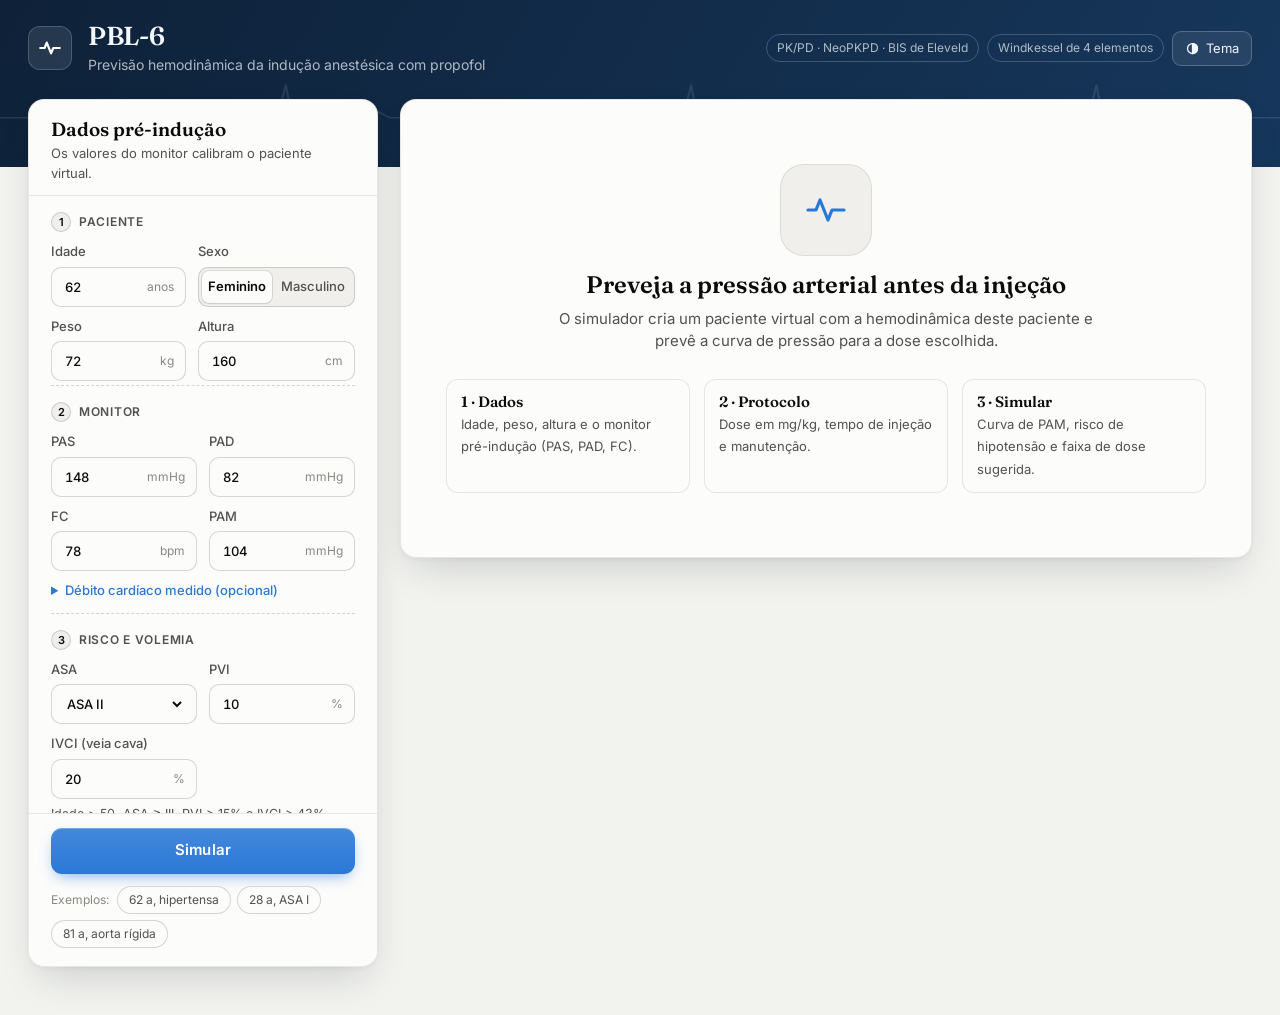
<file: app/index.html>
<!doctype html>
<html lang="pt-BR">
<head>
<meta charset="utf-8">
<meta name="viewport" content="width=device-width, initial-scale=1">
<title>PBL-6° Semestre — Modelagem In Silico para Predição Hemodinâmica da Resposta de Indução Anestésica via Propofol </title>
<link rel="preconnect" href="https://fonts.googleapis.com">
<link rel="preconnect" href="https://fonts.gstatic.com" crossorigin>
<link href="https://fonts.googleapis.com/css2?family=Fraunces:opsz,wght@9..144,500;9..144,600&family=Inter:wght@400;500;600;700&display=swap" rel="stylesheet">
<style>
:root {
  color-scheme: light;
  --f-display: "Fraunces", "Iowan Old Style", Georgia, "Times New Roman", serif;
  --f-ui: "Inter", system-ui, -apple-system, "Segoe UI", Roboto, sans-serif;
  --bg: #f2f3ef; --surface: #fcfcfb; --surface-2: #f0efec; --surface-3: #e7e6e0; --border: rgba(11,11,11,.09);
  --border-2: rgba(11,11,11,.16);
  --ink: #0b0b0b; --ink-2: #52514e; --muted: #898781; --grid: #e6e5df; --axis: #c3c2b7;
  --s1: #2a78d6; --s2: #eb6834; --s3: #1baf7a; --band: rgba(42,120,214,.16);
  --band-pa: rgba(137,135,129,.15);
  --good: #0ca30c; --good-ink: #006300; --warn: #fab219; --warn-ink: #8a5a00; --serious: #ec835a;
  --crit: #d03b3b; --crit-ink: #a12424; --accent: #2a78d6; --accent-ink: #ffffff;
  --good-bg: rgba(12,163,12,.08); --warn-bg: rgba(250,178,25,.13); --crit-bg: rgba(208,59,59,.08);
  --hero: #0e2138; --hero-2: #16375c; --hero-ink: #f3f6fa; --hero-ink-2: rgba(243,246,250,.70);
  --shadow: 0 1px 2px rgba(16,24,40,.04), 0 8px 24px -8px rgba(16,24,40,.10);
  --shadow-lg: 0 2px 4px rgba(16,24,40,.04), 0 18px 40px -12px rgba(16,24,40,.18);
}
@media (prefers-color-scheme: dark) {
  :root:not([data-theme="light"]) {
    color-scheme: dark;
    --bg: #0d0d0d; --surface: #1a1a19; --surface-2: #232321; --surface-3: #2c2c2a; --border: rgba(255,255,255,.09);
    --border-2: rgba(255,255,255,.16);
    --ink: #f0efec; --ink-2: #c3c2b7; --muted: #898781; --grid: #2c2c2a; --axis: #45453f;
    --s1: #3987e5; --s2: #d95926; --s3: #199e70; --band: rgba(57,135,229,.22);
    --band-pa: rgba(195,194,183,.10);
    --good-ink: #2fbf2f; --warn-ink: #fab219; --crit-ink: #e66767; --accent: #3987e5;
    --good-bg: rgba(12,163,12,.13); --warn-bg: rgba(250,178,25,.11); --crit-bg: rgba(208,59,59,.15);
    --hero: #0a1626; --hero-2: #10263f;
    --shadow: none; --shadow-lg: none;
  }
}
:root[data-theme="dark"] {
  color-scheme: dark;
  --bg: #0d0d0d; --surface: #1a1a19; --surface-2: #232321; --surface-3: #2c2c2a; --border: rgba(255,255,255,.09);
  --border-2: rgba(255,255,255,.16);
  --ink: #f0efec; --ink-2: #c3c2b7; --muted: #898781; --grid: #2c2c2a; --axis: #45453f;
  --s1: #3987e5; --s2: #d95926; --s3: #199e70; --band: rgba(57,135,229,.22);
  --band-pa: rgba(195,194,183,.10);
  --good-ink: #2fbf2f; --warn-ink: #fab219; --crit-ink: #e66767; --accent: #3987e5;
  --good-bg: rgba(12,163,12,.13); --warn-bg: rgba(250,178,25,.11); --crit-bg: rgba(208,59,59,.15);
  --hero: #0a1626; --hero-2: #10263f;
  --shadow: none; --shadow-lg: none;
}
* { box-sizing: border-box; }
html, body { margin: 0; background: var(--bg); color: var(--ink);
  font: 15px/1.5 var(--f-ui); -webkit-font-smoothing: antialiased; }
button, input, select { font: inherit; color: inherit; }
.num { font-variant-numeric: tabular-nums; }

/* ---------------------------------------------------------------- cabeçalho */
.hero { position: relative; overflow: hidden; color: var(--hero-ink);
  background: linear-gradient(120deg, var(--hero) 0%, var(--hero-2) 100%); padding: 22px 28px 92px; }
.hero .ecg { position: absolute; inset: auto 0 22px 0; width: 100%; height: 70px; opacity: .10; pointer-events: none; }
.hero-in { position: relative; max-width: 1480px; margin: 0 auto; display: flex; align-items: center; gap: 16px; flex-wrap: wrap; }
.logo { width: 44px; height: 44px; border-radius: 12px; display: grid; place-items: center; flex: none;
  background: rgba(255,255,255,.10); border: 1px solid rgba(255,255,255,.18); }
.logo svg { width: 26px; height: 26px; }
.hero-in > div:nth-child(2) { flex: 1 1 260px; min-width: 0; }
.hero h1 { font: 600 26px/1.1 var(--f-display); margin: 0; letter-spacing: -.01em; }
.hero .sub { font-size: 14px; color: var(--hero-ink-2); margin-top: 3px; }
.hero .tags { display: flex; gap: 8px; flex-wrap: wrap; margin-left: auto; align-items: center; }
.tag { font-size: 12px; color: var(--hero-ink-2); border: 1px solid rgba(255,255,255,.20); padding: 4px 10px;
  border-radius: 999px; white-space: nowrap; }
.hero .icon-btn { background: rgba(255,255,255,.08); border-color: rgba(255,255,255,.22); color: var(--hero-ink); }
.hero .icon-btn:hover { background: rgba(255,255,255,.16); }
.icon-btn { border: 1px solid var(--border-2); background: var(--surface); border-radius: 9px; padding: 7px 12px;
  cursor: pointer; color: var(--ink-2); font-size: 13px; display: inline-flex; align-items: center; gap: 6px; }
.icon-btn:hover { background: var(--surface-2); }
.icon-btn svg { width: 15px; height: 15px; }

/* ---------------------------------------------------------------- layout */
.layout { display: grid; grid-template-columns: 350px minmax(0, 1fr); gap: 22px; padding: 0 28px 48px;
  max-width: 1536px; margin: -68px auto 0; position: relative; }
@media (max-width: 1020px) { .layout { grid-template-columns: 1fr; padding: 0 16px 32px; }
  .hero { padding: 18px 16px 84px; } .hero .tags .tag { display: none; } }
.card { background: var(--surface); border: 1px solid var(--border); border-radius: 16px; box-shadow: var(--shadow); }
.card > .hd { padding: 18px 22px 0; display: flex; align-items: baseline; gap: 12px; flex-wrap: wrap; }
.card > .hd .idx { font: 600 12px/1 var(--f-ui); color: var(--muted); letter-spacing: .08em; }
.card > .hd h2 { font: 600 18px/1.25 var(--f-display); margin: 0; letter-spacing: -.005em; }
.card > .hd .hint { font-size: 13px; color: var(--ink-2); }
.card > .bd { padding: 14px 22px 20px; }
.sec-note { font-size: 13px; color: var(--ink-2); margin: -4px 0 10px; }

/* ---------------------------------------------------------------- formulário */
aside.form { position: sticky; top: 16px; align-self: start; box-shadow: var(--shadow-lg); max-height: calc(100vh - 32px);
  display: flex; flex-direction: column; }
aside.form form { display: flex; flex-direction: column; flex: 1; min-height: 0; }
aside.form .form-bd { overflow: auto; flex: 1; min-height: 0; padding: 0 22px 8px; }
@media (max-width: 1020px) { aside.form { position: static; max-height: none; } aside.form .form-bd { overflow: visible; } }
.form-hd { padding: 18px 22px 12px; border-bottom: 1px solid var(--border); }
.form-hd h2 { font: 600 19px/1.2 var(--f-display); margin: 0; }
.form-hd p { margin: 4px 0 0; font-size: 13px; color: var(--ink-2); }
fieldset { border: 0; margin: 0; padding: 16px 0 4px; }
fieldset + fieldset { border-top: 1px dashed var(--border-2); }
legend { display: flex; align-items: center; gap: 8px; font-size: 12px; font-weight: 600; letter-spacing: .06em;
  text-transform: uppercase; color: var(--ink-2); padding: 0; margin-bottom: 10px; float: left; width: 100%; }
legend + * { clear: both; }
legend .n { width: 20px; height: 20px; border-radius: 50%; display: grid; place-items: center; font-size: 11px;
  background: var(--surface-2); border: 1px solid var(--border-2); color: var(--ink); letter-spacing: 0; }
.grid2 { display: grid; grid-template-columns: 1fr 1fr; gap: 10px 12px; }
label.f { display: flex; flex-direction: column; gap: 5px; font-size: 13px; color: var(--ink-2); font-weight: 500; }
.inp { display: flex; align-items: center; border: 1px solid var(--border-2); border-radius: 10px; background: var(--surface);
  padding: 0 11px; height: 40px; transition: border-color .15s, box-shadow .15s; }
.inp:hover { border-color: var(--axis); }
.inp:focus-within { border-color: var(--accent); box-shadow: 0 0 0 3px color-mix(in srgb, var(--accent) 22%, transparent); }
.inp input, .inp select { border: 0; outline: 0; background: transparent; width: 100%; min-width: 0; height: 38px;
  font-variant-numeric: tabular-nums; font-weight: 500; color: var(--ink); }
.inp .u { color: var(--muted); font-size: 12px; padding-left: 6px; white-space: nowrap; font-weight: 400; }
.seg { display: grid; grid-template-columns: 1fr 1fr; border: 1px solid var(--border-2); border-radius: 10px; overflow: hidden;
  height: 40px; padding: 3px; gap: 3px; background: var(--surface-2); }
.seg button { border: 0; background: transparent; cursor: pointer; color: var(--ink-2); border-radius: 7px; font-size: 13px; }
.seg button[aria-pressed="true"] { background: var(--surface); color: var(--ink); font-weight: 600;
  box-shadow: 0 1px 2px rgba(0,0,0,.08), 0 0 0 1px var(--border); }
.dose-big { display: flex; align-items: baseline; justify-content: space-between; gap: 10px; margin: 2px 0 6px; }
.dose-big .v { font: 600 30px/1 var(--f-display); font-variant-numeric: tabular-nums; }
.dose-big .v small { font: 500 13px var(--f-ui); color: var(--ink-2); margin-left: 4px; }
.dose-big .t { font-size: 13px; color: var(--ink-2); text-align: right; }
.dose-big .t b { color: var(--ink); font-variant-numeric: tabular-nums; }
.dose-row { display: flex; align-items: center; gap: 12px; }
input[type=range] { flex: 1; accent-color: var(--accent); height: 22px; }
.range-scale { display: flex; justify-content: space-between; font-size: 11px; color: var(--muted); margin: -2px 2px 0 2px;
  font-variant-numeric: tabular-nums; }
.dose-total { font-size: 12.5px; color: var(--ink-2); margin-top: 6px; line-height: 1.45; }
details.opt summary { cursor: pointer; font-size: 13px; color: var(--accent); margin: 10px 0 8px; font-weight: 500; }
.form-ft { padding: 14px 22px 18px; border-top: 1px solid var(--border); background: var(--surface); border-radius: 0 0 16px 16px; }
.btn { width: 100%; height: 46px; border: 0; border-radius: 11px; color: var(--accent-ink); font-weight: 600; cursor: pointer;
  font-size: 15px; display: flex; align-items: center; justify-content: center; gap: 8px; letter-spacing: .01em;
  background: linear-gradient(180deg, color-mix(in srgb, var(--accent) 88%, #fff) 0%, var(--accent) 100%);
  box-shadow: 0 1px 0 rgba(255,255,255,.25) inset, 0 6px 16px -6px color-mix(in srgb, var(--accent) 70%, transparent); }
.btn:hover { filter: brightness(1.05); }
.btn:disabled { opacity: .65; cursor: progress; }
.btn svg { width: 17px; height: 17px; }
.chips { display: flex; flex-wrap: wrap; gap: 6px; margin-top: 12px; align-items: center; }
.chips .lb { font-size: 12px; color: var(--muted); margin-right: 2px; }
.chip { border: 1px solid var(--border-2); background: var(--surface); border-radius: 999px; padding: 4px 11px;
  font-size: 12px; cursor: pointer; color: var(--ink-2); }
.chip:hover { background: var(--surface-2); color: var(--ink); }
.err { display: none; margin-top: 10px; padding: 10px 12px; border-radius: 10px; background: var(--crit-bg);
  color: var(--crit-ink); font-size: 13px; }

/* ---------------------------------------------------------------- resultados */
main { display: flex; flex-direction: column; gap: 18px; min-width: 0; }
.empty { padding: 64px 28px; text-align: center; color: var(--ink-2); box-shadow: var(--shadow-lg); }
.empty .ill { width: 92px; height: 92px; margin: 0 auto 8px; border-radius: 24px; display: grid; place-items: center;
  background: var(--surface-2); border: 1px solid var(--border); color: var(--accent); }
.empty .ill svg { width: 48px; height: 48px; }
.empty h2 { color: var(--ink); font: 600 24px/1.25 var(--f-display); margin: 14px 0 8px; }
.empty p { max-width: 560px; margin: 0 auto 8px; }
.steps { display: grid; grid-template-columns: repeat(3, minmax(0, 1fr)); gap: 14px; max-width: 760px; margin: 26px auto 0; text-align: left; }
@media (max-width: 760px) { .steps { grid-template-columns: 1fr; } }
.steps div { border: 1px solid var(--border); border-radius: 12px; padding: 12px 14px; background: var(--surface); }
.steps b { display: block; font: 600 15px var(--f-display); color: var(--ink); margin-bottom: 2px; }
.steps span { font-size: 13px; }

.risk { position: relative; overflow: hidden; padding: 20px 22px 14px 26px; box-shadow: var(--shadow-lg); }
.risk::before { content: ""; position: absolute; left: 0; top: 0; bottom: 0; width: 6px; }
.risk.BAIXO::before { background: var(--good); } .risk.MODERADO::before { background: var(--warn); } .risk.ALTO::before { background: var(--crit); }
.risk.BAIXO { background: linear-gradient(90deg, var(--good-bg), transparent 60%), var(--surface); }
.risk.MODERADO { background: linear-gradient(90deg, var(--warn-bg), transparent 60%), var(--surface); }
.risk.ALTO { background: linear-gradient(90deg, var(--crit-bg), transparent 60%), var(--surface); }
.risk .top { display: flex; gap: 18px; align-items: center; flex-wrap: wrap; }
.risk .ic { width: 52px; height: 52px; border-radius: 50%; display: grid; place-items: center; flex: none; }
.risk.BAIXO .ic { background: var(--good); } .risk.MODERADO .ic { background: var(--warn); } .risk.ALTO .ic { background: var(--crit); }
.risk .ic svg { width: 28px; height: 28px; }
.risk .lbl { font-size: 11.5px; text-transform: uppercase; letter-spacing: .08em; color: var(--ink-2); font-weight: 600; }
.risk .lvl { font: 600 32px/1.05 var(--f-display); letter-spacing: -.01em; }
.risk.BAIXO .lvl { color: var(--good-ink); } .risk.MODERADO .lvl { color: var(--warn-ink); } .risk.ALTO .lvl { color: var(--crit-ink); }
.risk .txt { flex: 1 1 340px; font-size: 15.5px; color: var(--ink); }
.risk .txt small { display: block; color: var(--ink-2); font-size: 13px; margin-top: 4px; }
.meter { margin-top: 10px; }
.meter svg { display: block; width: 100%; overflow: visible; }

.tiles { display: grid; grid-template-columns: repeat(5, minmax(0, 1fr)); gap: 14px; }
@media (max-width: 1250px) { .tiles { grid-template-columns: repeat(3, minmax(0, 1fr)); } }
@media (max-width: 560px) { .tiles { grid-template-columns: repeat(2, minmax(0, 1fr)); } }
.tile { background: var(--surface); border: 1px solid var(--border); border-radius: 14px; padding: 14px 16px 13px; box-shadow: var(--shadow); }
.tile .k { font-size: 11.5px; color: var(--ink-2); text-transform: uppercase; letter-spacing: .06em; font-weight: 600; }
.tile .v { font: 600 clamp(21px, 1.75vw, 27px)/1.15 var(--f-display); white-space: nowrap; margin-top: 6px; font-variant-numeric: tabular-nums; letter-spacing: -.01em; }
.tile .v small { font: 500 13px var(--f-ui); color: var(--ink-2); margin-left: 2px; letter-spacing: 0; }
.tile .s { font-size: 12px; color: var(--muted); margin-top: 3px; line-height: 1.4; }
.loading-dots::after { content: "…"; animation: blink 1s infinite; }
@keyframes blink { 50% { opacity: .2; } }
.legend { display: flex; flex-wrap: wrap; gap: 6px 16px; font-size: 12px; color: var(--ink-2); margin: 0 0 8px; }
.legend span { display: inline-flex; align-items: center; gap: 6px; }
.sw { width: 16px; height: 3px; border-radius: 2px; display: inline-block; }
.sw.box { height: 10px; border-radius: 3px; }
.sw.dash { background: repeating-linear-gradient(90deg, currentColor 0 4px, transparent 4px 7px) !important; height: 2px; }
.chart { position: relative; width: 100%; }
.chart svg { display: block; width: 100%; overflow: visible; }
.tip { position: absolute; pointer-events: none; background: var(--surface); border: 1px solid var(--border-2);
  border-radius: 10px; padding: 9px 11px; font-size: 12px; box-shadow: 0 8px 24px rgba(0,0,0,.14); display: none;
  white-space: nowrap; z-index: 3; font-variant-numeric: tabular-nums; }
.tip b { font-weight: 600; } .tip .row { display: flex; align-items: center; gap: 6px; line-height: 1.6; }
.grid2c { display: grid; grid-template-columns: 1fr 1fr; gap: 18px; }
@media (max-width: 800px) { .grid2c { grid-template-columns: 1fr; } }
table.doses { width: 100%; border-collapse: separate; border-spacing: 0; font-size: 13px; font-variant-numeric: tabular-nums; }
table.doses th { text-align: right; font-weight: 600; color: var(--ink-2); padding: 8px 10px; border-bottom: 1px solid var(--border-2);
  font-size: 11.5px; text-transform: uppercase; letter-spacing: .05em; }
table.doses th:first-child, table.doses td:first-child { text-align: left; }
table.doses td { text-align: right; padding: 8px 10px; border-bottom: 1px solid var(--border); }
table.doses tr.sel td { background: color-mix(in srgb, var(--accent) 9%, transparent); font-weight: 600; }
table.doses tr.sel td:first-child { box-shadow: inset 3px 0 0 var(--accent); }
table.doses tbody tr { cursor: pointer; } table.doses tbody tr:hover td { background: var(--surface-2); }
.tbl-wrap { overflow-x: auto; margin-top: 12px; }
.pill { display: inline-flex; align-items: center; gap: 6px; font-size: 12px; font-weight: 600; padding: 2px 9px 2px 7px;
  border-radius: 999px; }
.pill i { width: 8px; height: 8px; border-radius: 50%; display: inline-block; }
.pill.BAIXO { background: var(--good-bg); color: var(--good-ink); } .pill.BAIXO i { background: var(--good); }
.pill.MODERADO { background: var(--warn-bg); color: var(--warn-ink); } .pill.MODERADO i { background: var(--warn); }
.pill.ALTO { background: var(--crit-bg); color: var(--crit-ink); } .pill.ALTO i { background: var(--crit); }
.window { padding: 12px 14px; border-radius: 12px; background: var(--surface-2); font-size: 14px; margin-bottom: 12px;
  border: 1px solid var(--border); display: flex; gap: 12px; align-items: flex-start; }
.window svg { width: 20px; height: 20px; flex: none; margin-top: 1px; color: var(--ink-2); }
.mech { display: grid; grid-template-columns: repeat(3, minmax(0, 1fr)); gap: 12px; margin-bottom: 12px; }
@media (max-width: 800px) { .mech { grid-template-columns: 1fr; } }
.mech > div { border: 1px solid var(--border); border-radius: 12px; padding: 12px 14px; background: var(--surface); }
.mech .k { font-size: 12.5px; color: var(--ink-2); display: flex; align-items: center; gap: 7px; font-weight: 500; }
.mech .v { font: 600 24px/1.2 var(--f-display); font-variant-numeric: tabular-nums; margin-top: 2px; }
.mech .d { font-size: 12px; color: var(--muted); }
dl.params { display: grid; grid-template-columns: repeat(auto-fill, minmax(240px, 1fr)); gap: 0 22px; margin: 0; font-size: 13px; }
dl.params div { display: flex; justify-content: space-between; gap: 10px; border-bottom: 1px solid var(--border); padding: 8px 0; }
dl.params dt { color: var(--ink-2); } dl.params dd { margin: 0; font-weight: 600; font-variant-numeric: tabular-nums; text-align: right; }
.foot { display: flex; gap: 18px; align-items: flex-start; flex-wrap: wrap; }
.disclaimer { font-size: 12.5px; color: var(--ink-2); line-height: 1.55; margin: 0; flex: 1 1 420px; }
.actions { display: flex; gap: 8px; flex-wrap: wrap; }
.hidden { display: none !important; }
.spin { width: 16px; height: 16px; border: 2px solid rgba(255,255,255,.4); border-top-color: #fff; border-radius: 50%;
  animation: rot .8s linear infinite; }
@keyframes rot { to { transform: rotate(360deg); } }
@media (prefers-reduced-motion: reduce) { .spin, .loading-dots::after { animation: none; } }
@media print {
  .hero { background: none; color: var(--ink); padding: 0 0 12px; } .hero .ecg, .hero .icon-btn, .hero .tags { display: none !important; }
  .hero .sub { color: var(--ink-2); } .logo { display: none; }
  aside.form, .actions, .chips { display: none !important; }
  .layout { grid-template-columns: 1fr; padding: 0; margin: 0; }
  body { background: #fff; } .card, .tile, .risk { box-shadow: none; break-inside: avoid; }
}
</style>
</head>
<body>
<header class="hero">
  <svg class="ecg" viewBox="0 0 1200 90" preserveAspectRatio="none" aria-hidden="true">
    <path d="M0 55 H180 l14 -6 l10 6 H260 l8 -42 l10 72 l9 -30 H340 l14 -8 l12 8 H560 l14 -6 l10 6 H640 l8 -42 l10 72 l9 -30 H720 l14 -8 l12 8 H940 l14 -6 l10 6 H1020 l8 -42 l10 72 l9 -30 H1100 l14 -8 l12 8 H1200"
      fill="none" stroke="#fff" stroke-width="2" stroke-linejoin="round"/></svg>
  <div class="hero-in">
    <div class="logo" aria-hidden="true">
      <svg viewBox="0 0 24 24" fill="none" stroke="#fff" stroke-width="2" stroke-linecap="round" stroke-linejoin="round">
        <path d="M3 12h4l2-5 4 10 2-5h6"/></svg>
    </div>
    <div>
      <h1>PBL-6</h1>
      <div class="sub">Previsão hemodinâmica da indução anestésica com propofol</div>
    </div>
    <div class="tags">
      <span class="tag">PK/PD · NeoPKPD · BIS de Eleveld</span>
      <span class="tag">Windkessel de 4 elementos</span>
      <button class="icon-btn" id="tema" title="Alternar tema claro/escuro" aria-label="Alternar tema claro/escuro">
        <svg viewBox="0 0 24 24" fill="none" stroke="currentColor" stroke-width="2">
          <circle cx="12" cy="12" r="8"/><path d="M12 4a8 8 0 0 1 0 16z" fill="currentColor"/></svg><span class="tema-txt">Tema</span></button>
    </div>
  </div>
</header>

<div class="layout">
  <aside class="form card">
    <div class="form-hd">
      <h2>Dados pré-indução</h2>
      <p>Os valores do monitor calibram o paciente virtual.</p>
    </div>
    <form id="form" autocomplete="off">
      <div class="form-bd">
      <fieldset>
        <legend><span class="n">1</span>Paciente</legend>
        <div class="grid2">
          <label class="f">Idade<div class="inp"><input id="idade" type="number" inputmode="decimal" min="18" max="95" step="1" value="62"><span class="u">anos</span></div></label>
          <label class="f">Sexo<div class="seg" role="group" aria-label="Sexo">
            <button type="button" data-sexo="F" aria-pressed="true">Feminino</button>
            <button type="button" data-sexo="M" aria-pressed="false">Masculino</button></div></label>
          <label class="f">Peso<div class="inp"><input id="peso" type="number" inputmode="decimal" min="35" max="200" step="0.5" value="72"><span class="u">kg</span></div></label>
          <label class="f">Altura<div class="inp"><input id="altura" type="number" inputmode="decimal" min="130" max="215" step="1" value="160"><span class="u">cm</span></div></label>
        </div>
      </fieldset>
      <fieldset>
        <legend><span class="n">2</span>Monitor</legend>
        <div class="grid2">
          <label class="f">PAS<div class="inp"><input id="pas" type="number" inputmode="decimal" min="60" max="250" value="148"><span class="u">mmHg</span></div></label>
          <label class="f">PAD<div class="inp"><input id="pad" type="number" inputmode="decimal" min="30" max="150" value="82"><span class="u">mmHg</span></div></label>
          <label class="f">FC<div class="inp"><input id="fc" type="number" inputmode="decimal" min="35" max="160" value="78"><span class="u">bpm</span></div></label>
          <label class="f">PAM<div class="inp"><input id="pam" type="number" inputmode="decimal" min="40" max="200" value="104"><span class="u">mmHg</span></div></label>
        </div>
        <details class="opt"><summary>Débito cardíaco medido (opcional)</summary>
          <label class="f">DC<div class="inp"><input id="dc" type="number" inputmode="decimal" step="0.1" placeholder="estimado: 3,0 L/min/m² × sup. corporal"><span class="u">L/min</span></div></label>
        </details>
      </fieldset>
      <fieldset>
        <legend><span class="n">3</span>Risco e volemia</legend>
        <div class="grid2">
          <label class="f">ASA<div class="inp"><select id="asa">
            <option value="1">ASA I</option><option value="2" selected>ASA II</option><option value="3">ASA III</option>
            <option value="4">ASA IV</option><option value="5">ASA V</option></select></div></label>
          <label class="f">PVI<div class="inp"><input id="pvi" type="number" inputmode="decimal" min="0" max="60" value="10"><span class="u">%</span></div></label>
          <label class="f">IVCI (veia cava)<div class="inp"><input id="ivci" type="number" inputmode="decimal" min="0" max="100" value="20"><span class="u">%</span></div></label>
        </div>
        <div class="dose-total">Idade &gt; 50, ASA ≥ III, PVI &gt; 15% e IVCI &gt; 43% aumentam a sensibilidade ao propofol.</div>
      </fieldset>
      <fieldset>
        <legend><span class="n">4</span>Protocolo de indução</legend>
        <div class="dose-big"><div class="v" id="doseBig"></div><div class="t" id="doseTotal"></div></div>
        <div class="dose-row">
          <input id="doseR" type="range" min="0.5" max="3" step="0.05" value="1.5" aria-label="Dose em mg/kg">
          <div class="inp" style="width:112px"><input id="dose" type="number" step="0.05" min="0.25" max="4" value="1.5" aria-label="Dose (mg/kg)"><span class="u">mg/kg</span></div>
        </div>
        <div class="range-scale" style="margin-right:124px"><span>0,5</span><span>1,0</span><span>1,5</span><span>2,0</span><span>2,5</span><span>3,0</span></div>
        <div class="grid2" style="margin-top:12px">
          <label class="f">Tempo de injeção<div class="inp"><select id="dur">
            <option value="10">10 s</option><option value="20">20 s</option><option value="30" selected>30 s</option>
            <option value="60">1 min</option><option value="120">2 min</option></select></div></label>
          <label class="f">Manutenção<div class="inp"><input id="manut" type="number" min="0" max="300" step="10" value="100"><span class="u">µg/kg/min</span></div></label>
        </div>
        <label class="f" style="margin-top:10px">Modelo farmacocinético<div class="inp"><select id="modelo">
          <option value="schnider" selected>Schnider</option><option value="marsh">Marsh</option><option value="eleveld">Eleveld</option></select></div></label>
      </fieldset>
      </div>
      <div class="form-ft">
        <button class="btn" id="btn" type="submit"><span id="btnTxt">Simular</span></button>
        <div class="err" id="err" role="alert"></div>
        <div class="chips" aria-label="Exemplos">
          <span class="lb">Exemplos:</span>
          <button type="button" class="chip" data-ex="0">62 a, hipertensa</button>
          <button type="button" class="chip" data-ex="1">28 a, ASA I</button>
          <button type="button" class="chip" data-ex="2">81 a, aorta rígida</button>
        </div>
      </div>
    </form>
  </aside>

  <main id="main">
    <section class="card empty" id="vazio">
      <div class="ill"><svg viewBox="0 0 24 24" fill="none" stroke="currentColor" stroke-width="1.6" stroke-linecap="round" stroke-linejoin="round"><path d="M3 12h4l2-5 4 10 2-5h6"/></svg></div>
      <h2>Preveja a pressão arterial antes da injeção</h2>
      <p>O simulador cria um paciente virtual com a hemodinâmica deste paciente e prevê a curva de pressão
        para a dose escolhida.</p>
      <div class="steps">
        <div><b>1 · Dados</b><span>Idade, peso, altura e o monitor pré-indução (PAS, PAD, FC).</span></div>
        <div><b>2 · Protocolo</b><span>Dose em mg/kg, tempo de injeção e manutenção.</span></div>
        <div><b>3 · Simular</b><span>Curva de PAM, risco de hipotensão e faixa de dose sugerida.</span></div>
      </div>
    </section>

    <div id="res" class="hidden" style="display:flex;flex-direction:column;gap:18px">
      <section class="card risk" id="risk">
        <div class="top">
          <div class="ic" id="riskIc"></div>
          <div>
            <div class="lbl">Risco previsto de hipotensão</div>
            <div class="lvl" id="riskLvl"></div>
          </div>
          <div class="txt" id="riskTxt"></div>
        </div>
        <div class="meter" id="meter" aria-label="Régua da PAM: basal, mínima prevista e faixas de 55 e 65 mmHg"></div>
      </section>

      <div class="tiles">
        <div class="tile"><div class="k">PAM basal → mínima</div><div class="v" id="tNadir"></div><div class="s" id="tNadirS"></div></div>
        <div class="tile"><div class="k">Tempo com PAM &lt; 65</div><div class="v" id="t65"></div><div class="s" id="t65S"></div></div>
        <div class="tile"><div class="k">Queda da PAM</div><div class="v" id="tQueda"></div><div class="s" id="tQuedaS"></div></div>
        <div class="tile"><div class="k">Tempo com PAM &lt; 55</div><div class="v" id="t55"></div><div class="s">limiar associado a lesão renal e miocárdica</div></div>
        <div class="tile"><div class="k">Hipnose (BIS &lt; 60)</div><div class="v" id="tBis"></div><div class="s" id="tBisS"></div></div>
      </div>

      <section class="card">
        <div class="hd"><span class="idx">01</span><h2>Pressão arterial prevista</h2><span class="hint">20 minutos após o início do bolus · passe o mouse para ver os valores</span></div>
        <div class="bd">
          <div class="legend" id="legPA"></div>
          <div class="chart" id="chPA"></div>
        </div>
      </section>

      <div class="grid2c">
        <section class="card"><div class="hd"><span class="idx">02</span><h2>Frequência cardíaca</h2><span class="hint">bpm</span></div><div class="bd"><div class="chart" id="chFC"></div></div></section>
        <section class="card"><div class="hd"><span class="idx">03</span><h2>Débito cardíaco</h2><span class="hint">L/min</span></div><div class="bd"><div class="chart" id="chDC"></div></div></section>
        <section class="card"><div class="hd"><span class="idx">04</span><h2>Profundidade anestésica (BIS)</h2><span class="hint">Eleveld 2018 completo (PK, ke0 e atraso) · faixa-alvo 40–60</span></div><div class="bd"><div class="chart" id="chBIS"></div></div></section>
        <section class="card"><div class="hd"><span class="idx">05</span><h2>Concentração de propofol</h2><span class="hint">µg/ml · modelo PK escolhido · move a hemodinâmica</span></div><div class="bd"><div class="legend" id="legCE"></div><div class="chart" id="chCE"></div></div></section>
      </div>

      <section class="card">
        <div class="hd"><span class="idx">06</span><h2>Comparar doses</h2><span class="hint">mesmo paciente, mesmo tempo de injeção · clique numa linha para simular</span></div>
        <div class="bd">
          <div id="dosesLoad" class="hint loading-dots">Calculando 11 doses</div>
          <div id="dosesOk" class="hidden">
            <div class="window"><svg viewBox="0 0 24 24" fill="none" stroke="currentColor" stroke-width="2" stroke-linecap="round"><circle cx="12" cy="12" r="9"/><path d="M12 8v5M12 16h.01"/></svg><div id="janela"></div></div>
            <div class="legend" id="legDose"></div>
            <div class="chart" id="chDose"></div>
            <div class="tbl-wrap"><table class="doses" id="tabDoses"><thead><tr>
              <th>Dose</th><th>Total</th><th>PAM mínima</th><th>Queda</th><th>PAM&lt;65</th><th>PAM&lt;55</th><th>BIS mín.</th><th>Risco</th>
            </tr></thead><tbody></tbody></table></div>
          </div>
        </div>
      </section>

      <section class="card">
        <div class="hd"><span class="idx">07</span><h2>Por que a pressão cai?</h2><span class="hint">os três efeitos do propofol no modelo (Emax sigmoide sobre Rp, VS e FC)</span></div>
        <div class="bd">
          <div class="mech" id="mech"></div>
          <div class="legend" id="legMec"></div>
          <div class="chart" id="chMec"></div>
        </div>
      </section>

      <section class="card">
        <div class="hd"><span class="idx">08</span><h2>Paciente virtual</h2><span class="hint">parâmetros calibrados com os dados pré-indução</span></div>
        <div class="bd"><dl class="params" id="params"></dl></div>
      </section>

      <section class="card">
        <div class="bd foot" style="padding-top:18px">
          <p class="disclaimer"><b>Uso educacional e de pesquisa.</b> PK do propofol pelo NeoPKPD (Schnider, Marsh ou
            Eleveld) acoplada a um Windkessel de 4 elementos (windkessel-id, Stergiopulos 1999), seguindo o modelo
            PropofolPBL do grupo; BIS pelo modelo de Eleveld 2018 completo. Os parâmetros do efeito hemodinâmico e da
            sensibilidade são ilustrativos e ainda não foram ajustados nem validados com dados de pacientes (ver
            docs/validacao.md); o modelo não considera opioides, laringoscopia, fluidos ou vasopressores. A decisão clínica
            é sempre do anestesiologista.</p>
          <div class="actions">
            <button class="icon-btn" id="print"><svg viewBox="0 0 24 24" fill="none" stroke="currentColor" stroke-width="2" stroke-linejoin="round"><path d="M6 9V3h12v6M6 18H4v-7h16v7h-2M7 14h10v7H7z"/></svg>Imprimir / salvar PDF</button>
            <button class="icon-btn" id="csv"><svg viewBox="0 0 24 24" fill="none" stroke="currentColor" stroke-width="2" stroke-linecap="round" stroke-linejoin="round"><path d="M12 3v12M7 10l5 5 5-5M4 20h16"/></svg>Baixar curva (CSV)</button>
          </div>
        </div>
      </section>
    </div>
  </main>
</div>

<script>
"use strict";
const $ = id => document.getElementById(id);
const fmt = (x, d = 0) => x == null ? "—" : Number(x).toLocaleString("pt-BR", { minimumFractionDigits: d, maximumFractionDigits: d });
const css = v => getComputedStyle(document.documentElement).getPropertyValue(v).trim();

// ---------------------------------------------------------------- tema
(function () {
  let t = null; try { t = localStorage.getItem("pbl6-tema"); } catch (e) {}
  if (t) document.documentElement.dataset.theme = t;
  $("tema").onclick = () => {
    const escuro = document.documentElement.dataset.theme === "dark" ||
      (!document.documentElement.dataset.theme && matchMedia("(prefers-color-scheme: dark)").matches);
    const novo = escuro ? "light" : "dark";
    document.documentElement.dataset.theme = novo;
    try { localStorage.setItem("pbl6-tema", novo); } catch (e) {}
    if (ultimo) renderTudo();
  };
})();

// ---------------------------------------------------------------- formulário
let sexo = "F";
document.querySelectorAll("[data-sexo]").forEach(b => b.onclick = () => {
  sexo = b.dataset.sexo;
  document.querySelectorAll("[data-sexo]").forEach(o => o.setAttribute("aria-pressed", o === b));
});
function setSexo(s) { document.querySelector(`[data-sexo="${s}"]`).click(); }
function atualizaDose() {
  const d = +$("dose").value, p = +$("peso").value;
  $("doseBig").innerHTML = d > 0 ? `${fmt(d, 2)}<small>mg/kg</small>` : "—";
  $("doseTotal").innerHTML = p > 0 && d > 0 ? `total <b>${fmt(d * p)} mg</b><br>para ${fmt(p, 1)} kg` : "";
}
$("doseR").oninput = () => { $("dose").value = $("doseR").value; atualizaDose(); };
$("dose").oninput = () => { $("doseR").value = $("dose").value; atualizaDose(); };
$("peso").oninput = atualizaDose;
atualizaDose();

const EXEMPLOS = [
  { idade: 62, sexo: "F", peso: 72, altura: 160, pas: 148, pad: 82, pam: 104, fc: 78, asa: 2, pvi: 12, ivci: 25, dose: 1.5 },
  { idade: 28, sexo: "M", peso: 80, altura: 180, pas: 124, pad: 72, pam: 89, fc: 74, asa: 1, pvi: 9, ivci: 15, dose: 2.0 },
  { idade: 81, sexo: "M", peso: 64, altura: 168, pas: 168, pad: 76, pam: 107, fc: 64, asa: 3, pvi: 18, ivci: 45, dose: 1.5 },
];
document.querySelectorAll("[data-ex]").forEach(b => b.onclick = () => {
  const e = EXEMPLOS[+b.dataset.ex];
  for (const k of ["idade", "peso", "altura", "pas", "pad", "pam", "fc", "asa", "pvi", "ivci"]) $(k).value = e[k];
  $("dc").value = ""; $("dose").value = $("doseR").value = e.dose;
  setSexo(e.sexo); atualizaDose(); simular();
});

function coletar() {
  const v = id => $(id).value.trim();
  const p = { idade: v("idade"), sexo, peso: v("peso"), altura: v("altura"), pas: v("pas"), pad: v("pad"), pam: v("pam"), fc: v("fc") };
  for (const k in p) if (p[k] === "") throw new Error("Preencha todos os campos do paciente e do monitor (inclusive a PAM).");
  if (v("dc")) p.dc = v("dc");
  for (const k of ["asa", "pvi", "ivci"]) if (v(k)) p[k] = v(k);
  return { paciente: p, protocolo: { dose_mgkg: v("dose"), duracao_bolus_s: v("dur"), manutencao_ugkgmin: v("manut") || 0,
                                     modelo_pk: v("modelo") } };
}

async function post(url, corpo) {
  const r = await fetch(url, { method: "POST", headers: { "Content-Type": "application/json" }, body: JSON.stringify(corpo) });
  const j = await r.json().catch(() => ({ erro: "Resposta inválida do servidor." }));
  if (!r.ok || j.erro) throw new Error(j.erro || "Erro no servidor.");
  return j;
}

// ---------------------------------------------------------------- simulação
let ultimo = null, doses = null, pedido = 0;
$("form").onsubmit = e => { e.preventDefault(); simular(); };

async function simular() {
  const meu = ++pedido;
  $("err").style.display = "none";
  let corpo;
  try { corpo = coletar(); } catch (e) { mostraErro(e.message); return; }
  $("btn").disabled = true;
  $("btnTxt").innerHTML = '<span class="spin" style="display:inline-block;vertical-align:-3px"></span>&nbsp; Calculando…';
  try {
    const r = await post("/api/simular", corpo);
    if (meu !== pedido) return;
    ultimo = r; doses = null; ultimo.corpo = corpo;
    $("vazio").classList.add("hidden"); $("res").classList.remove("hidden");
    $("dosesLoad").classList.remove("hidden"); $("dosesOk").classList.add("hidden");
    renderTudo();
  } catch (e) { if (meu === pedido) mostraErro(e.message); }
  finally { if (meu === pedido) { $("btn").disabled = false; $("btnTxt").textContent = "Simular"; } }
  if (meu !== pedido || !ultimo) return;
  try { const d = await post("/api/doses", corpo); if (meu === pedido) { doses = d; renderDoses(); } } catch (e) {}
}
function mostraErro(m) { $("err").textContent = m; $("err").style.display = "block"; }

// ---------------------------------------------------------------- gráfico SVG
function ticks(a, b, n) {
  const span = b - a || 1, step0 = span / n, mag = Math.pow(10, Math.floor(Math.log10(step0)));
  const step = [1, 2, 2.5, 5, 10].map(m => m * mag).find(s => span / s <= n) || 10 * mag;
  const out = []; for (let v = Math.ceil(a / step) * step; v <= b + 1e-9; v += step) out.push(+v.toFixed(10));
  return out;
}
function nearest(xs, x) {
  let lo = 0, hi = xs.length - 1;
  while (hi - lo > 1) { const m = (lo + hi) >> 1; if (xs[m] < x) lo = m; else hi = m; }
  return Math.abs(xs[lo] - x) <= Math.abs(xs[hi] - x) ? lo : hi;
}
const NS = "http://www.w3.org/2000/svg";
function el(tag, attrs, parent) {
  const e = document.createElementNS(NS, tag);
  for (const k in attrs) e.setAttribute(k, attrs[k]);
  if (parent) parent.appendChild(e); return e;
}
function chart(box, cfg) {
  box.innerHTML = "";
  const W = Math.max(box.clientWidth, 280), H = cfg.h || 220, m = { l: 42, r: 14, t: cfg.yLabel ? 22 : 12, b: 30 };
  const svg = el("svg", { viewBox: `0 0 ${W} ${H}`, height: H, role: "img", "aria-label": cfg.aria || "" }, box);
  const all = [];
  (cfg.series || []).forEach(s => s.y.forEach(v => v != null && all.push(v)));
  (cfg.bands || []).forEach(b => { b.lo.forEach(v => v != null && all.push(v)); b.hi.forEach(v => v != null && all.push(v)); });
  (cfg.hlines || []).forEach(h => all.push(h.y));
  let y0 = cfg.yMin ?? Math.min(...all), y1 = cfg.yMax ?? Math.max(...all);
  if (cfg.yMin == null) y0 -= (y1 - y0) * 0.06; if (cfg.yMax == null) y1 += (y1 - y0) * 0.06;
  if (cfg.zero) y0 = Math.min(0, y0);
  const xs0 = cfg.xMin, xs1 = cfg.xMax;
  const X = v => m.l + (v - xs0) / (xs1 - xs0) * (W - m.l - m.r);
  const Y = v => H - m.b - (v - y0) / (y1 - y0) * (H - m.t - m.b);
  const g = el("g", {}, svg);
  for (const v of ticks(y0, y1, 5)) {
    el("line", { x1: m.l, x2: W - m.r, y1: Y(v), y2: Y(v), stroke: css("--grid"), "stroke-width": 1 }, g);
    el("text", { x: m.l - 6, y: Y(v) + 4, "text-anchor": "end", "font-size": 11, fill: css("--muted") }, g).textContent = fmt(v, cfg.yDec || 0);
  }
  for (const v of ticks(xs0, xs1, 8)) {
    el("text", { x: X(v), y: H - m.b + 16, "text-anchor": "middle", "font-size": 11, fill: css("--muted") }, g).textContent = fmt(v, cfg.xDec || 0);
  }
  el("line", { x1: m.l, x2: W - m.r, y1: H - m.b, y2: H - m.b, stroke: css("--axis") }, g);
  if (cfg.yLabel) el("text", { x: m.l - 6, y: 10, "text-anchor": "end", "font-size": 11, fill: css("--muted") }, g).textContent = cfg.yLabel;
  (cfg.vlines || []).forEach(v => {
    el("line", { x1: X(v.x), x2: X(v.x), y1: m.t, y2: H - m.b, stroke: css("--axis"), "stroke-width": 1, "stroke-dasharray": "2 3" }, g);
    if (v.label) el("text", { x: X(v.x) + 5, y: m.t + 10, "font-size": 11, fill: css("--muted") }, g).textContent = v.label;
  });
  if (cfg.xLabel) el("text", { x: W - m.r, y: H - 2, "text-anchor": "end", "font-size": 11, fill: css("--ink-2") }, g).textContent = cfg.xLabel;
  (cfg.vbands || []).forEach(v => {
    el("rect", { x: X(v.x0), y: m.t, width: Math.max(X(v.x1) - X(v.x0), 0), height: H - m.t - m.b, fill: v.color, opacity: v.op || .12 }, g);
  });
  (cfg.hbands || []).forEach(v => {
    el("rect", { x: m.l, y: Y(v.y1), width: W - m.l - m.r, height: Y(v.y0) - Y(v.y1), fill: v.color, opacity: v.op || .12 }, g);
  });
  (cfg.bands || []).forEach(b => {
    let d = "", d2 = "";
    b.x.forEach((x, i) => { if (b.hi[i] != null) d += (d ? "L" : "M") + X(x) + "," + Y(b.hi[i]); });
    for (let i = b.x.length - 1; i >= 0; i--) if (b.lo[i] != null) d2 += "L" + X(b.x[i]) + "," + Y(b.lo[i]);
    el("path", { d: d + d2 + "Z", fill: b.color, stroke: "none" }, g);
  });
  (cfg.hlines || []).forEach(h => {
    el("line", { x1: m.l, x2: W - m.r, y1: Y(h.y), y2: Y(h.y), stroke: h.color, "stroke-width": 1.4, "stroke-dasharray": "5 4" }, g);
    if (h.label) el("text", { x: W - m.r - 2, y: Y(h.y) - 4, "text-anchor": "end", "font-size": 11, fill: css("--ink-2") }, g).textContent = h.label;
  });
  const clip = "c" + Math.random().toString(36).slice(2);
  el("rect", { x: m.l, y: m.t - 4, width: W - m.l - m.r, height: H - m.t - m.b + 8 }, el("clipPath", { id: clip }, svg));
  (cfg.series || []).forEach(s => {
    let d = ""; s.x.forEach((x, i) => { if (s.y[i] != null) d += (d && s.y[i - 1] != null ? "L" : "M") + X(x).toFixed(1) + "," + Y(s.y[i]).toFixed(1); });
    el("path", { d, fill: "none", stroke: s.color, "stroke-width": s.w || 2, "stroke-linejoin": "round", "stroke-linecap": "round", "clip-path": `url(#${clip})`,
      ...(s.dash ? { "stroke-dasharray": s.dash } : {}) }, g);
    if (s.marks) s.x.forEach((x, i) => el("circle", { cx: X(x), cy: Y(s.y[i]), r: 4, fill: s.color, stroke: css("--surface"), "stroke-width": 2 }, g));
  });
  (cfg.points || []).forEach(p => {
    el("circle", { cx: X(p.x), cy: Y(p.y), r: p.r || 5.5, fill: p.color, stroke: css("--surface"), "stroke-width": 2.5 }, g);
    if (p.label) {
      const dir = X(p.x) > W * 0.7 ? -1 : 1;
      const t = el("text", { x: X(p.x) + dir * 10, y: Y(p.y) + (p.dy ?? 18), "text-anchor": dir > 0 ? "start" : "end", "font-size": 12,
        "font-weight": 600, fill: css("--ink"), stroke: css("--surface"), "stroke-width": 4, "paint-order": "stroke" }, g);
      t.textContent = p.label;
    }
  });
  // hover: linha vertical + pontos + caixa com os valores
  const cross = el("line", { y1: m.t, y2: H - m.b, stroke: css("--axis"), "stroke-width": 1, visibility: "hidden" }, svg);
  const dots = (cfg.series || []).map(s => el("circle", { r: s.color === "transparent" ? 0 : 4, fill: s.color, stroke: css("--surface"), "stroke-width": 2, visibility: "hidden" }, svg));
  const tip = document.createElement("div"); tip.className = "tip"; box.appendChild(tip);
  const hit = el("rect", { x: m.l, y: 0, width: W - m.l - m.r, height: H, fill: "transparent" }, svg);
  hit.addEventListener("mousemove", ev => {
    const r = svg.getBoundingClientRect(), px = (ev.clientX - r.left) * W / r.width;
    const xv = xs0 + (px - m.l) / (W - m.l - m.r) * (xs1 - xs0);
    let linhas = [], xx = null;
    (cfg.series || []).forEach((s, k) => {
      const i = nearest(s.x, xv); if (s.y[i] == null) return;
      xx = xx ?? s.x[i];
      dots[k].setAttribute("cx", X(s.x[i])); dots[k].setAttribute("cy", Y(s.y[i])); dots[k].setAttribute("visibility", "visible");
      linhas.push(`<div class="row"><span class="sw" style="background:${s.color}"></span>${s.label}: <b>${fmt(s.y[i], s.dec ?? 0)}</b>${s.unit ? " " + s.unit : ""}</div>`);
    });
    (cfg.bands || []).filter(b => b.label).forEach(b => {
      const i = nearest(b.x, xv); if (b.lo[i] == null) return;
      linhas.push(`<div class="row"><span class="sw box" style="background:${b.color}"></span>${b.label}: <b>${fmt(b.lo[i])}–${fmt(b.hi[i])}</b></div>`);
    });
    if (xx == null) return;
    cross.setAttribute("x1", X(xx)); cross.setAttribute("x2", X(xx)); cross.setAttribute("visibility", "visible");
    tip.innerHTML = `<div style="color:var(--ink-2);margin-bottom:4px">${cfg.xTip ? cfg.xTip(xx) : fmt(xx, 1)}</div>` + linhas.join("");
    tip.style.display = "block";
    const bx = X(xx) * r.width / W, tw = tip.offsetWidth;
    tip.style.left = (bx + 14 + tw > r.width ? bx - tw - 14 : bx + 14) + "px";
    tip.style.top = "8px";
  });
  hit.addEventListener("mouseleave", () => { tip.style.display = "none"; cross.setAttribute("visibility", "hidden"); dots.forEach(d => d.setAttribute("visibility", "hidden")); });
  if (cfg.onclick) { hit.style.cursor = "pointer"; hit.addEventListener("click", ev => {
    const r = svg.getBoundingClientRect(), px = (ev.clientX - r.left) * W / r.width;
    cfg.onclick(xs0 + (px - m.l) / (W - m.l - m.r) * (xs1 - xs0)); }); }
}
function legenda(box, itens) {
  box.innerHTML = itens.map(i => `<span><span class="sw ${i.tipo || ""}" style="background:${i.cor};color:${i.cor}"></span>${i.txt}</span>`).join("");
}

// ---------------------------------------------------------------- renderização
const ICONES = {
  BAIXO: '<svg viewBox="0 0 24 24" fill="none" stroke="#fff" stroke-width="3" stroke-linecap="round" stroke-linejoin="round"><path d="M5 12l5 5 9-10"/></svg>',
  MODERADO: '<svg viewBox="0 0 24 24" fill="none" stroke="#fff" stroke-width="3" stroke-linecap="round"><path d="M12 6v8M12 18h.01"/></svg>',
  ALTO: '<svg viewBox="0 0 24 24" fill="none" stroke="#fff" stroke-width="3" stroke-linecap="round"><path d="M12 6v8M12 18h.01"/></svg>',
};
const minTip = x => `${fmt(x, 1)} min após o bolus`;

// régua da PAM: faixas < 55, 55–65 e ≥ 65 mmHg com a PAM basal e a mínima prevista
function meter(box, mt) {
  box.innerHTML = "";
  const W = Math.max(box.clientWidth, 280), H = 74, m = { l: 8, r: 8 };
  const lo = 40, hi = Math.max(100, Math.ceil((mt.pam_basal + 6) / 10) * 10);
  const X = v => m.l + (Math.min(Math.max(v, lo), hi) - lo) / (hi - lo) * (W - m.l - m.r);
  const svg = el("svg", { viewBox: `0 0 ${W} ${H}`, height: H, role: "img",
    "aria-label": `PAM basal ${fmt(mt.pam_basal)} e mínima prevista ${fmt(mt.pam_nadir)} mmHg` }, box);
  const yb = 32, hb = 10;
  const clip = "m" + Math.random().toString(36).slice(2);
  el("rect", { x: m.l, y: yb, width: W - m.l - m.r, height: hb, rx: hb / 2 }, el("clipPath", { id: clip }, svg));
  const gz = el("g", { "clip-path": `url(#${clip})` }, svg);
  [[lo, 55, "--crit"], [55, 65, "--serious"], [65, hi, "--good"]].forEach(([a, b, c]) =>
    el("rect", { x: X(a), y: yb, width: X(b) - X(a), height: hb, fill: css(c), opacity: .28 }, gz));
  [55, 65].forEach(v => el("line", { x1: X(v), x2: X(v), y1: yb, y2: yb + hb, stroke: css("--surface"), "stroke-width": 2 }, gz));
  for (let v = lo; v <= hi; v += 10) {
    el("text", { x: X(v), y: yb + hb + 16, "text-anchor": "middle", "font-size": 11, fill: css("--muted") }, svg).textContent = v;
  }
  el("text", { x: X(hi), y: yb + hb + 30, "text-anchor": "end", "font-size": 11, fill: css("--muted") }, svg).textContent = "PAM (mmHg)";
  el("line", { x1: X(mt.pam_nadir), x2: X(mt.pam_basal), y1: yb + hb / 2, y2: yb + hb / 2, stroke: css("--ink"), "stroke-width": 2, opacity: .55 }, svg);
  el("circle", { cx: X(mt.pam_basal), cy: yb + hb / 2, r: 6, fill: css("--surface"), stroke: css("--ink"), "stroke-width": 2 }, svg);
  el("circle", { cx: X(mt.pam_nadir), cy: yb + hb / 2, r: 7, fill: css("--ink"), stroke: css("--surface"), "stroke-width": 2.5 }, svg);
  const lab = (x, txt, anchor) => {
    const t = el("text", { x, y: 12, "text-anchor": anchor, "font-size": 12, fill: css("--ink-2") }, svg);
    t.innerHTML = txt;
    const w = t.getComputedTextLength();
    if (anchor === "end" && x - w < 0) { t.setAttribute("text-anchor", "start"); t.setAttribute("x", 0); }
    if (anchor === "start" && x + w > W) { t.setAttribute("text-anchor", "end"); t.setAttribute("x", W); }
  };
  lab(X(mt.pam_nadir) + 6, `mínima <tspan font-weight="600" fill="${css("--ink")}">${fmt(mt.pam_nadir)}</tspan>`, "end");
  lab(X(mt.pam_basal) - 6, `basal <tspan font-weight="600" fill="${css("--ink")}">${fmt(mt.pam_basal)}</tspan>`, "start");
}

function renderTudo() {
  const r = ultimo, mt = r.metricas, b = r.batimentos, s = r.sinais, v = r.virtual;
  const xmax = Math.max(...b.t);
  // risco
  $("risk").className = "risk " + mt.risco;
  $("riskIc").innerHTML = ICONES[mt.risco];
  $("riskLvl").textContent = mt.risco[0] + mt.risco.slice(1).toLowerCase();
  const dose = r.corpo.protocolo;
  $("riskTxt").innerHTML = `Com <b>${fmt(+dose.dose_mgkg, 2)} mg/kg (${fmt(r.dose_mg)} mg)</b>, a PAM prevista cai de
    <b>${fmt(mt.pam_basal)}</b> para <b>${fmt(mt.pam_nadir)} mmHg</b> em ${fmt(mt.t_nadir, 1)} min (−${fmt(mt.queda_pct)}%).
    <small>${mt.risco === "ALTO" ? "A PAM mínima prevista fica abaixo de 55 mmHg." : mt.risco === "MODERADO"
      ? "A PAM mínima prevista fica entre 55 e 65 mmHg." : "A PAM mínima prevista fica em 65 mmHg ou mais."}</small>`;
  meter($("meter"), mt);
  // blocos
  $("tNadir").innerHTML = `${fmt(mt.pam_basal)} → ${fmt(mt.pam_nadir)} <small>mmHg</small>`;
  $("tNadirS").textContent = `em ${fmt(mt.t_nadir, 1)} min · PA mínima ${fmt(mt.pas_nadir)}/${fmt(mt.pad_nadir)}`;
  $("t65").innerHTML = `${fmt(mt.min_abaixo_65, 1)} <small>min</small>`;
  $("t65S").textContent = "limiar associado a lesão de órgãos";
  $("tQueda").innerHTML = `${fmt(mt.queda_pct)}<small>%</small>`;
  $("tQuedaS").textContent = `da PAM basal, em ${fmt(mt.t_nadir, 1)} min`;
  $("t55").innerHTML = `${fmt(mt.min_abaixo_55, 1)} <small>min</small>`;
  $("tBis").innerHTML = mt.t_hipnose != null ? `${fmt(mt.t_hipnose, 1)} <small>min</small>` : "não atingida";
  $("tBisS").textContent = `BIS mínimo ${fmt(mt.bis_min)} · ${fmt(mt.tempo_hipnose, 1)} min abaixo de 60`;

  // PA
  const S1 = css("--s1"), S2 = css("--s2"), S3 = css("--s3"), S4 = css("--s4");
  const bands = [{ x: b.t, lo: b.pad, hi: b.pas, color: css("--band-pa") }];
  const leg = [{ cor: S1, txt: "PAM prevista" }, { cor: css("--band-pa"), tipo: "box", txt: "PAS–PAD" }];
  leg.push({ cor: css("--serious"), tipo: "dash", txt: "65 mmHg" }, { cor: css("--crit"), tipo: "dash", txt: "55 mmHg" });
  legenda($("legPA"), leg);
  chart($("chPA"), { h: 300, xMin: Math.min(...b.t), xMax: xmax, xLabel: "minutos após o início do bolus", xTip: minTip,
    yMin: Math.min(40, ...b.pad.filter(x => x != null)) - 2, aria: "Curva de pressão arterial prevista",
    bands, series: [{ x: b.t, y: b.pam, color: S1, label: "PAM", unit: "mmHg", w: 2.5 },
                    { x: b.t, y: b.pas, color: "transparent", label: "PAS", unit: "mmHg" },
                    { x: b.t, y: b.pad, color: "transparent", label: "PAD", unit: "mmHg" }],
    hlines: [{ y: 65, color: css("--serious"), label: "65" }, { y: 55, color: css("--crit"), label: "55" }],
    vlines: [{ x: 0, label: "bolus" }], yLabel: "mmHg",
    points: [{ x: mt.t_nadir, y: mt.pam_nadir, color: S1, label: `mínima ${fmt(mt.pam_nadir)} mmHg · ${fmt(mt.t_nadir, 1)} min`, dy: 26 }] });
  chart($("chFC"), { xMin: b.t[0], xMax: xmax, xTip: minTip, vlines: [{ x: 0 }], series: [{ x: b.t, y: b.fc, color: S1, label: "FC", unit: "bpm" }] });
  chart($("chDC"), { xMin: b.t[0], xMax: xmax, xTip: minTip, zero: true, yDec: 1, vlines: [{ x: 0 }], series: [{ x: b.t, y: b.dc, color: S1, label: "DC", unit: "L/min", dec: 2 }] });
  chart($("chBIS"), { xMin: s.t[0], xMax: xmax, xTip: minTip, yMin: 0, yMax: 100, vlines: [{ x: 0 }], hbands: [{ y0: 40, y1: 60, color: css("--muted"), op: .14 }],
    series: [{ x: s.t, y: s.bis, color: S1, label: "BIS" }] });
  const ceMax = Math.max(6, 1.4 * Math.max(...s.ce));
  legenda($("legCE"), [{ cor: S1, txt: "plasma (Cp)" }, { cor: S2, txt: "sítio efetor (Ce)" }]);
  chart($("chCE"), { xMin: s.t[0], xMax: xmax, xTip: minTip, yMin: 0, yMax: ceMax, yDec: 0, vlines: [{ x: 0 }],
    series: [{ x: s.t, y: s.cp.map(c => Math.min(c, ceMax)), color: S1, label: "Cp", unit: "µg/ml", dec: 1 },
             { x: s.t, y: s.ce, color: S2, label: "Ce", unit: "µg/ml", dec: 1 }] });
  // mecanismos
  $("mech").innerHTML = [
    ["Vasodilatação", "resistência periférica (Rp)", mt.rp_nadir_pct, S1],
    ["Depressão miocárdica / pré-carga", "volume sistólico", mt.vs_nadir_pct, S2],
    ["Cronotropismo", "frequência cardíaca", mt.fc_nadir_pct, S3]].map(([t, d, p, c]) =>
    `<div><div class="k"><span class="sw" style="background:${c}"></span>${t}</div><div class="v">${p > 0 ? "+" : ""}${fmt(p)}%</div><div class="d">${d}, no momento da PAM mínima</div></div>`).join("");
  legenda($("legMec"), [{ cor: S1, txt: "resistência periférica" }, { cor: S2, txt: "volume sistólico" }, { cor: S3, txt: "frequência cardíaca" }]);
  chart($("chMec"), { xMin: b.t[0], xMax: xmax, xTip: minTip, xLabel: "minutos após o início do bolus", yLabel: "% do basal", vlines: [{ x: 0 }],
    hlines: [{ y: 0, color: css("--axis") }],
    series: [{ x: b.t, y: b.rp, color: S1, label: "resistência", unit: "%" },
             { x: b.t, y: b.vs, color: S2, label: "volume sistólico", unit: "%" },
             { x: b.t, y: b.fcp, color: S3, label: "FC", unit: "%" }] });
  // paciente virtual
  const P = [["PA do modelo", `${fmt(v.pas)}/${fmt(v.pad)} (PAM ${fmt(v.pam)}) mmHg`],
    ["Débito cardíaco", `${fmt(v.dc, 2)} L/min${v.dc_estimado ? " (estimado)" : ""}`],
    ["Volume sistólico", `${fmt(v.vs)} ml`],
    ["Rp (resistência periférica)", `${fmt(v.rp, 3)} mmHg·s/ml`],
    ["C (complacência arterial)", `${fmt(v.c, 2)} ml/mmHg`],
    ["Rc (impedância característica)", `${fmt(v.rc, 3)} mmHg·s/ml`],
    ["L (inertância)", `${fmt(v.l, 4)} mmHg·s²/ml`],
    ["Constante τ = Rp·C", `${fmt(v.tau, 2)} s`],
    ["Sensibilidade ao propofol (s)", `${fmt(v.s, 2)}×`],
    ["IMC / massa magra", `${fmt(v.imc, 1)} kg/m² / ${fmt(v.lbm, 1)} kg`],
    [`PK ${v.modelo_pk}: CL / V1 / V2 / V3`, `${fmt(v.cl, 2)} / ${fmt(v.v1, 2)} / ${fmt(v.v2, 1)} / ${fmt(v.v3)}`],
    ["ke0 (sítio efetor, hemodinâmica)", `${fmt(v.ke0, 3)} /min`],
    ["BIS (Eleveld): ke0 / atraso", `${fmt(v.ke0_bis, 3)} /min / ${fmt(v.atraso_bis)} s`],
    ["Ce50 do BIS (Eleveld, idade)", `${fmt(v.ce50_bis, 2)} µg/ml`],
    ["Calibração", v.convergiu ? "PAM e pressão de pulso reproduzidas" : "pressão de pulso não atingida — interpretar com cautela"]];
  $("params").innerHTML = P.map(([k, x]) => `<div><dt>${k}</dt><dd>${x}</dd></div>`).join("");
  if (doses) renderDoses();
}

function renderDoses() {
  const d = doses, j = d.janela, atual = +ultimo.corpo.protocolo.dose_mgkg;
  $("dosesLoad").classList.add("hidden"); $("dosesOk").classList.remove("hidden");
  $("janela").innerHTML = j.existe
    ? `<b>Faixa de dose sugerida pelo modelo: ${fmt(j.dose_min, 2)} a ${fmt(j.dose_max, 2)} mg/kg</b>
       (${fmt(j.dose_min * +ultimo.corpo.paciente.peso)}–${fmt(j.dose_max * +ultimo.corpo.paciente.peso)} mg) —
       a menor dose leva o BIS abaixo de 60; a maior mantém a PAM mínima ≥ 65 mmHg.`
    : `<b>Nenhuma dose desta faixa produz hipnose mantendo a PAM ≥ 65 mmHg</b> com este tempo de injeção.
       Considere titular a dose, coindução, otimização volêmica ou vasopressor.`;
  const x = d.doses.map(o => o.dose), S1 = css("--s1");
  legenda($("legDose"), [{ cor: S1, txt: "PAM mínima prevista" }, { cor: css("--good"), tipo: "box", txt: "faixa sugerida" },
    { cor: css("--serious"), tipo: "dash", txt: "65 mmHg" }, { cor: css("--crit"), tipo: "dash", txt: "55 mmHg" }]);
  chart($("chDose"), { h: 220, xMin: x[0], xMax: x[x.length - 1], xDec: 2, xLabel: "dose (mg/kg) · clique para simular",
    xTip: v => `${fmt(v, 2)} mg/kg`, onclick: v => { const dd = Math.round(v * 4) / 4; $("dose").value = $("doseR").value = dd; atualizaDose(); simular(); },
    vbands: j.existe ? [{ x0: j.dose_min, x1: j.dose_max, color: css("--good"), op: .12 }] : [],
    series: [{ x, y: d.doses.map(o => o.pam_nadir), color: S1, label: "PAM mínima", unit: "mmHg", marks: true }],
    points: atual >= x[0] && atual <= x[x.length - 1] ? [{ x: atual, y: ultimo.metricas.pam_nadir, color: css("--ink"), r: 6, label: "dose atual", dy: -12 }] : [],
    yLabel: "mmHg",
    hlines: [{ y: 65, color: css("--serious"), label: "65" }, { y: 55, color: css("--crit"), label: "55" }] });
  const tb = $("tabDoses").querySelector("tbody");
  tb.innerHTML = d.doses.map(o => `<tr data-d="${o.dose}" class="${Math.abs(o.dose - atual) < 1e-6 ? "sel" : ""}">
    <td>${fmt(o.dose, 2)} mg/kg</td><td>${fmt(o.mg)} mg</td><td>${fmt(o.pam_nadir)} mmHg</td><td>${fmt(o.queda_pct)}%</td>
    <td>${fmt(o.min_abaixo_65, 1)} min</td><td>${fmt(o.min_abaixo_55, 1)} min</td><td>${fmt(o.bis_min)}</td>
    <td><span class="pill ${o.risco}"><i></i>${o.risco[0] + o.risco.slice(1).toLowerCase()}</span></td></tr>`).join("");
  tb.querySelectorAll("tr").forEach(tr => tr.onclick = () => {
    $("dose").value = $("doseR").value = tr.dataset.d; atualizaDose(); simular(); window.scrollTo({ top: 0, behavior: "smooth" }); });
}

// ---------------------------------------------------------------- ações
$("print").onclick = () => window.print();
$("csv").onclick = () => {
  const b = ultimo.batimentos;
  let txt = "t_min;PAS;PAD;PAM;FC;DC\n";
  b.t.forEach((t, i) => txt += [t, b.pas[i], b.pad[i], b.pam[i], b.fc[i], b.dc[i]].map(x => String(x).replace(".", ",")).join(";") + "\n");
  const a = document.createElement("a");
  a.href = URL.createObjectURL(new Blob([txt], { type: "text/csv" })); a.download = "curva_prevista.csv"; a.click();
};
// ?exemplo=0|1|2 abre já simulando um exemplo (demonstrações)
const ex = new URLSearchParams(location.search).get("exemplo");
if (ex !== null && EXEMPLOS[+ex]) document.querySelector(`[data-ex="${+ex}"]`).click();
let rt; window.addEventListener("resize", () => { clearTimeout(rt); rt = setTimeout(() => ultimo && renderTudo(), 150); });
</script>
</body>
</html>
</file>
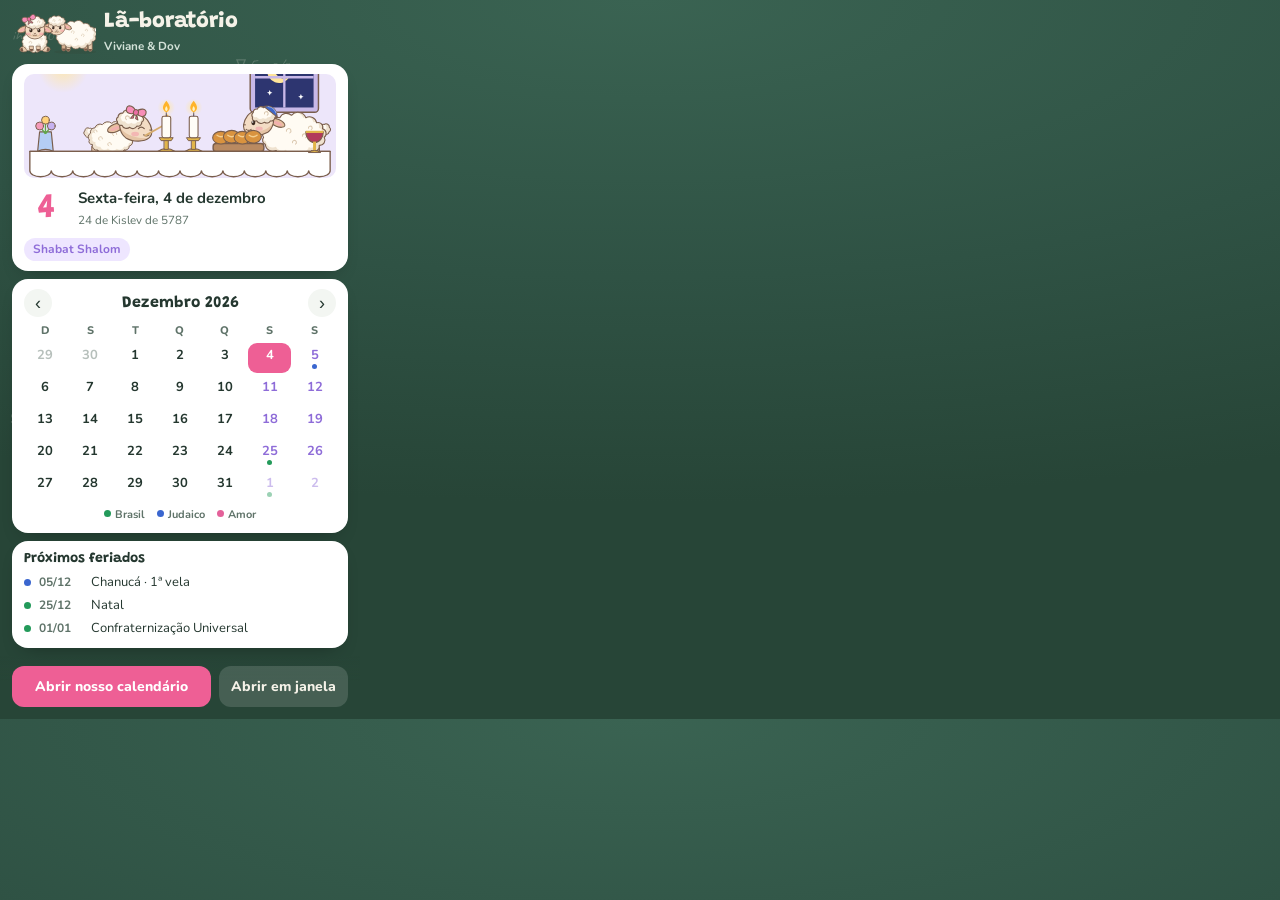
<file: calendario-ovelhas/extensao/popup.html>
<!doctype html>
<html lang="pt-BR">
<head>
<meta charset="utf-8">
<title>Lã-boratório das Ovelhas</title>
<link rel="preconnect" href="https://fonts.googleapis.com">
<link rel="stylesheet" href="https://fonts.googleapis.com/css2?family=Grandstander:wght@600;800&family=Nunito:wght@500;700;800&family=Caveat:wght@600&display=swap">
<link rel="stylesheet" href="popup.css">
</head>
<body>
<svg class="chalk" aria-hidden="true" focusable="false">
  <g fill="#F5F2E8" fill-opacity=".2" font-family="Caveat, cursive" font-size="15">
    <text x="12" y="40">iħ ∂ψ/∂t = Ĥψ</text><text x="236" y="70">∇·E = ρ/ε₀</text>
    <text x="196" y="300" transform="rotate(-6 196 300)">E = mc²</text><text x="10" y="420">∮B·dl = μ₀I</text>
    <text x="232" y="520">e^{iπ} + 1 = 0</text><text x="20" y="610">F = ma</text>
  </g>
</svg>
<main>
  <header class="top">
    <svg id="flock" viewBox="-66 -64 132 70" aria-hidden="true"></svg>
    <div><h1>Lã-boratório</h1><small>Viviane &amp; Dov</small></div>
  </header>

  <section class="card today" aria-live="polite">
    <div id="dayScene"></div>
    <div class="day-head">
      <div class="big" id="dayNum"></div>
      <div><strong id="dayName"></strong><small id="dayHeb"></small></div>
    </div>
    <div id="dayHol" class="chips"></div>
  </section>

  <section class="card month">
    <div class="month-head">
      <button class="nav" id="prev" aria-label="Mês anterior">‹</button>
      <h2 id="monthTitle"></h2>
      <button class="nav" id="next" aria-label="Próximo mês">›</button>
    </div>
    <div class="grid" id="grid" role="grid"></div>
    <div class="legend"><span><i class="br"></i>Brasil</span><span><i class="jew"></i>Judaico</span><span><i class="love"></i>Amor</span></div>
  </section>

  <section class="card soon">
    <h3>Próximos feriados</h3>
    <ul id="soon"></ul>
  </section>

  <div class="actions">
    <button class="primary" id="open">Abrir nosso calendário</button>
    <button class="ghost" id="openWin">Abrir em janela</button>
  </div>
</main>
<script src="core.js"></script>
<script src="popup.js"></script>
</body>
</html>
</file>
<file: calendario-ovelhas/extensao/popup.css>
:root{
  --paper:#2F5244; --board-hi:#3A6352; --board-lo:#274537; --on-board:#F5F2E8; --on-board-soft:#D3E2D8;
  --card:#FFFFFF; --card-2:#F3F6F2; --ink:#24372F; --ink-soft:#5F7369; --line:#E0E8E1;
  --ela:#EE5F95; --ela-soft:#FFE3EE; --juntos:#8E6CD8; --juntos-soft:#EEE6FF;
  --br:#239A5A; --br-soft:#E1F6E8; --jew:#3A66CF; --jew-soft:#E3EBFF; --love:#E4619A; --love-soft:#FFE3EE;
  --f-display:"Grandstander","Baloo 2","Comic Sans MS",system-ui,sans-serif;
  --f-body:"Nunito","Segoe UI",system-ui,-apple-system,sans-serif;
}
@media (prefers-color-scheme: dark){:root:not([data-theme="light"]){
  --paper:#1C3128; --board-hi:#244033; --board-lo:#16271F; --on-board:#EEF2EA; --on-board-soft:#A9C2B4;
  --card:#22302B; --card-2:#2A3A34; --ink:#EEF4EF; --ink-soft:#A8BDB2; --line:#39504A;
  --ela:#FF85B1; --ela-soft:#4A2440; --juntos:#B79CFF; --juntos-soft:#352B5E;
  --br:#5BD18F; --br-soft:#1E3B2E; --jew:#8EAEFF; --jew-soft:#232E55; --love:#FF85B1; --love-soft:#4A2440;
  color-scheme:dark;
}}
:root[data-theme="dark"]{
  --paper:#1C3128; --board-hi:#244033; --board-lo:#16271F; --on-board:#EEF2EA; --on-board-soft:#A9C2B4;
  --card:#22302B; --card-2:#2A3A34; --ink:#EEF4EF; --ink-soft:#A8BDB2; --line:#39504A;
  --ela:#FF85B1; --ela-soft:#4A2440; --juntos:#B79CFF; --juntos-soft:#352B5E;
  --br:#5BD18F; --br-soft:#1E3B2E; --jew:#8EAEFF; --jew-soft:#232E55; --love:#FF85B1; --love-soft:#4A2440;
  color-scheme:dark;
}
*{box-sizing:border-box}
html,body{margin:0}
body{width:360px;min-height:200px;color:var(--ink);font:14px/1.45 var(--f-body);
  background:var(--paper) radial-gradient(120% 70% at 50% 0%,var(--board-hi),var(--paper) 55%,var(--board-lo));}
.chalk{position:fixed;inset:0;width:100%;height:100%;pointer-events:none}
main{position:relative;display:grid;gap:8px;padding:10px 12px 12px}
h1,h2,h3{font-family:var(--f-display);margin:0;line-height:1.15}

.top{display:flex;align-items:center;gap:8px;color:var(--on-board)}
.top svg{width:84px;height:46px;flex:none}
.top h1{font-size:22px;font-weight:800}
.top small{color:var(--on-board-soft);font-weight:700}

.card{background:var(--card);border-radius:16px;padding:10px 12px;box-shadow:0 8px 20px -12px rgba(0,0,0,.45)}
.today #dayScene svg{display:block;width:100%;height:104px;border-radius:10px;margin-bottom:10px}
.day-head{display:flex;align-items:center;gap:10px}
.big{font-family:var(--f-display);font-weight:800;font-size:34px;line-height:1;color:var(--ela);min-width:44px;text-align:center}
.day-head strong{display:block;font-size:15px}
.day-head small{color:var(--ink-soft)}
.chips{display:flex;flex-wrap:wrap;gap:6px;margin-top:8px}
.chips:empty{display:none}
.chip{font-size:12px;font-weight:700;border-radius:999px;padding:3px 9px}
.chip.br,.chip.sp{background:var(--br-soft);color:var(--br)}
.chip.jew{background:var(--jew-soft);color:var(--jew)}
.chip.love{background:var(--love-soft);color:var(--love)}
.chip.shabat{background:var(--juntos-soft);color:var(--juntos)}

.month-head{display:flex;align-items:center;justify-content:space-between;margin-bottom:6px}
.month-head h2{font-size:16px;text-transform:capitalize}
.nav{border:0;background:var(--card-2);color:var(--ink);width:28px;height:28px;border-radius:50%;font-size:18px;line-height:1;cursor:pointer}
.nav:hover{background:var(--line)}
.grid{display:grid;grid-template-columns:repeat(7,1fr);gap:2px;text-align:center}
.dow{font-size:11px;font-weight:800;color:var(--ink-soft);padding-bottom:2px;text-transform:uppercase}
.d{position:relative;border:0;background:none;color:var(--ink);font:700 13px var(--f-body);height:30px;border-radius:9px;cursor:pointer;padding:0 0 6px}
.d:hover{background:var(--card-2)}
.d.out{color:var(--ink-soft);opacity:.45}
.d.fri,.d.sat{color:var(--juntos)}
.d.today{background:var(--ela);color:#fff}
.d.sel:not(.today){outline:2px solid var(--ela);outline-offset:-2px}
.d .dots{position:absolute;left:0;right:0;bottom:4px;display:flex;justify-content:center;gap:2px}
.d .dots i{width:5px;height:5px;border-radius:50%}
.d.today .dots i{box-shadow:0 0 0 1.2px #fff}
i.br,i.sp{background:var(--br)} i.jew{background:var(--jew)} i.love{background:var(--love)}
.legend{display:flex;gap:12px;justify-content:center;margin-top:6px;font-size:11px;color:var(--ink-soft);font-weight:700}
.legend i{display:inline-block;width:7px;height:7px;border-radius:50%;margin-right:4px;vertical-align:1px}

.soon h3{font-size:14px;margin-bottom:6px}
.soon ul{list-style:none;margin:0;padding:0;display:grid;gap:4px}
.soon li{display:flex;gap:8px;align-items:baseline;font-size:13px}
.soon li b{font-variant-numeric:tabular-nums;min-width:44px;color:var(--ink-soft);font-size:12px}
.soon li i{width:7px;height:7px;border-radius:50%;flex:none;align-self:center}

.actions{display:grid;grid-template-columns:1fr auto;gap:8px;position:sticky;bottom:0;margin:0 -12px -12px;padding:10px 12px 12px;
  background:linear-gradient(to bottom,transparent,var(--board-lo) 40%)}
.actions button{border:0;border-radius:12px;padding:11px 12px;font:800 14px var(--f-body);cursor:pointer}
.primary{background:var(--ela);color:#fff}
.primary:hover{filter:brightness(1.06)}
.ghost{background:rgba(255,255,255,.14);color:var(--on-board)}
.ghost:hover{background:rgba(255,255,255,.22)}
button:focus-visible{outline:3px solid #FFD27A;outline-offset:2px}
</file>
